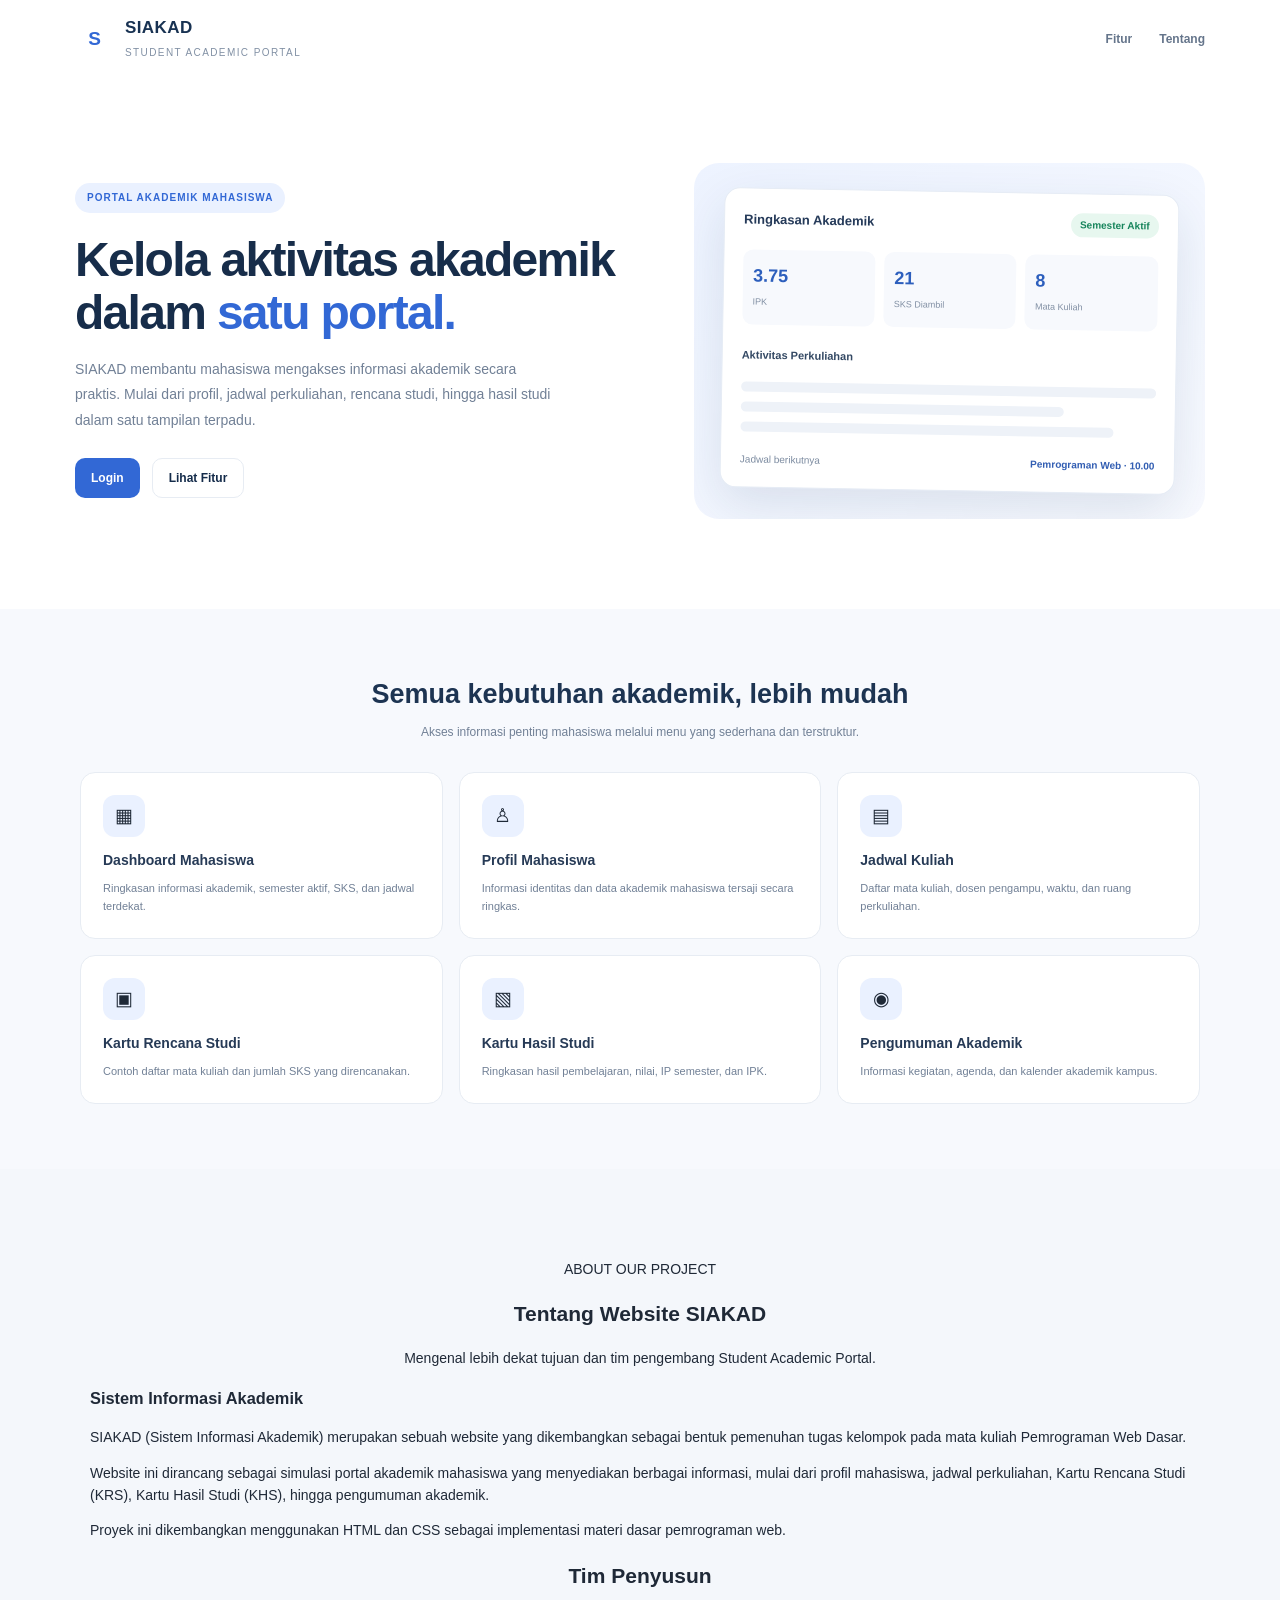
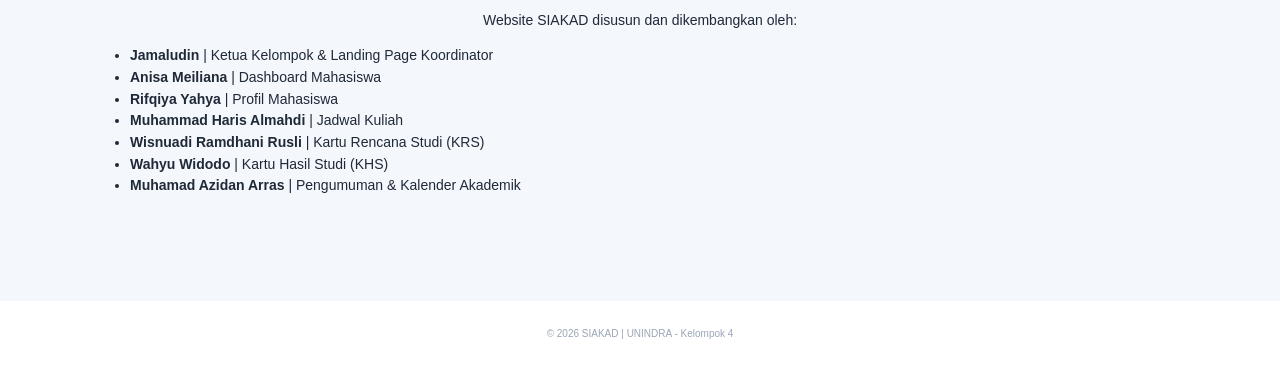
<file: index.html>
<!DOCTYPE html>
<html lang="id"><head><meta charset="UTF-8"><meta name="viewport" content="width=device-width, initial-scale=1.0"><title>SIAKAD | Student Academic Portal</title><link rel="stylesheet" href="css/style.css"></head>
<body class="landing">
<nav class="landing-nav"><a class="brand" href="index.html" style="border:0;padding:0"><span class="brand-mark">S</span><span><span class="brand-name" style="color:#183252">SIAKAD</span><br><span class="brand-sub" style="color:#8291a5">Student Academic Portal</span></span></a>
<div class="landing-links"><a href="#fitur">Fitur</a><a href="#team">Tentang</a></div></nav>
<section class="landing-hero" id="tentang"><div><span class="hero-kicker">Portal Akademik Mahasiswa</span><h1 class="hero-title">Kelola aktivitas akademik dalam <span>satu portal.</span></h1><p class="hero-copy">SIAKAD membantu mahasiswa mengakses informasi akademik secara praktis. Mulai dari profil, jadwal perkuliahan, rencana studi, hingga hasil studi dalam satu tampilan terpadu.</p><div class="hero-actions"><a class="btn-in" href="login.html">Login</a><a class="btn-in btn-outline" href="#fitur">Lihat Fitur</a></div></div>
<div class="hero-panel"><div class="mock-window"><div class="mock-top"><div class="mock-title">Ringkasan Akademik</div><span class="badge green">Semester Aktif</span></div><div class="mock-stat-row"><div class="mock-stat"><b>3.75</b><small>IPK</small></div><div class="mock-stat"><b>21</b><small>SKS Diambil</small></div><div class="mock-stat"><b>8</b><small>Mata Kuliah</small></div></div><div style="font-size:11px;font-weight:750;color:#344964;margin-top:22px">Aktivitas Perkuliahan</div><div class="mock-lines"><div class="mock-line"></div><div class="mock-line"></div><div class="mock-line"></div></div><div style="display:flex;justify-content:space-between;margin-top:20px;font-size:10px;color:#7c8ba0"><span>Jadwal berikutnya</span><b style="color:#315db2">Pemrograman Web · 10.00</b></div></div></div></section>
<section class="features" id="fitur"><div class="section-inner"><h2 class="section-title">Semua kebutuhan akademik, lebih mudah</h2><p class="section-copy">Akses informasi penting mahasiswa melalui menu yang sederhana dan terstruktur.</p><div class="feature-grid">
<div class="feature"><div class="feature-icon">▦</div><h3>Dashboard Mahasiswa</h3><p>Ringkasan informasi akademik, semester aktif, SKS, dan jadwal terdekat.</p></div>
<div class="feature"><div class="feature-icon">♙</div><h3>Profil Mahasiswa</h3><p>Informasi identitas dan data akademik mahasiswa tersaji secara ringkas.</p></div>
<div class="feature"><div class="feature-icon">▤</div><h3>Jadwal Kuliah</h3><p>Daftar mata kuliah, dosen pengampu, waktu, dan ruang perkuliahan.</p></div>
<div class="feature"><div class="feature-icon">▣</div><h3>Kartu Rencana Studi</h3><p>Contoh daftar mata kuliah dan jumlah SKS yang direncanakan.</p></div>
<div class="feature"><div class="feature-icon">▧</div><h3>Kartu Hasil Studi</h3><p>Ringkasan hasil pembelajaran, nilai, IP semester, dan IPK.</p></div>
<div class="feature"><div class="feature-icon">◉</div><h3>Pengumuman Akademik</h3><p>Informasi kegiatan, agenda, dan kalender akademik kampus.</p></div>
</div></div></section>
<section class="about-project" id="team">
    <div class="about-project-inner">

        <div class="about-project-heading">
            <span class="about-label">ABOUT OUR PROJECT</span>
            <h2>Tentang Website SIAKAD</h2>
            <p>
                Mengenal lebih dekat tujuan dan tim pengembang
                Student Academic Portal.
            </p>
        </div>

        <div class="about-project-content">
            <div class="about-project-description">
                <div class="about-icon"></div>
                <h3>Sistem Informasi Akademik</h3>

                <p>
                    SIAKAD (Sistem Informasi Akademik) merupakan
                    sebuah website yang dikembangkan sebagai bentuk
                    pemenuhan tugas kelompok pada mata kuliah
                    Pemrograman Web Dasar.
                </p>

                <p>
                    Website ini dirancang sebagai simulasi portal
                    akademik mahasiswa yang menyediakan berbagai
                    informasi, mulai dari profil mahasiswa, jadwal
                    perkuliahan, Kartu Rencana Studi (KRS), Kartu
                    Hasil Studi (KHS), hingga pengumuman akademik.
                </p>

                <p>
                    Proyek ini dikembangkan menggunakan HTML dan CSS
                    sebagai implementasi materi dasar pemrograman web.
                </p>

            </div>
        </div>

        <div class="team-heading">
            <h2>Tim Penyusun</h2>
            <p>
                Website SIAKAD disusun dan dikembangkan oleh:
            </p>
        </div>

       <div class="team-list">
    <ul>
        <li><strong>Jamaludin</strong> | Ketua Kelompok & Landing Page Koordinator</li>
        <li><strong>Anisa Meiliana</strong> | Dashboard Mahasiswa</li>
        <li><strong>Rifqiya Yahya</strong> | Profil Mahasiswa</li>
        <li><strong>Muhammad Haris Almahdi</strong> | Jadwal Kuliah</li>
        <li><strong>Wisnuadi Ramdhani Rusli</strong> | Kartu Rencana Studi (KRS)</li>
        <li><strong>Wahyu Widodo</strong> | Kartu Hasil Studi (KHS)</li>
        <li><strong>Muhamad Azidan Arras</strong> | Pengumuman & Kalender Akademik</li>
    </ul>
</div>

    </div>
</section>
<div class="footer">© 2026 SIAKAD | UNINDRA - Kelompok 4</div>
</body></html>
</file>
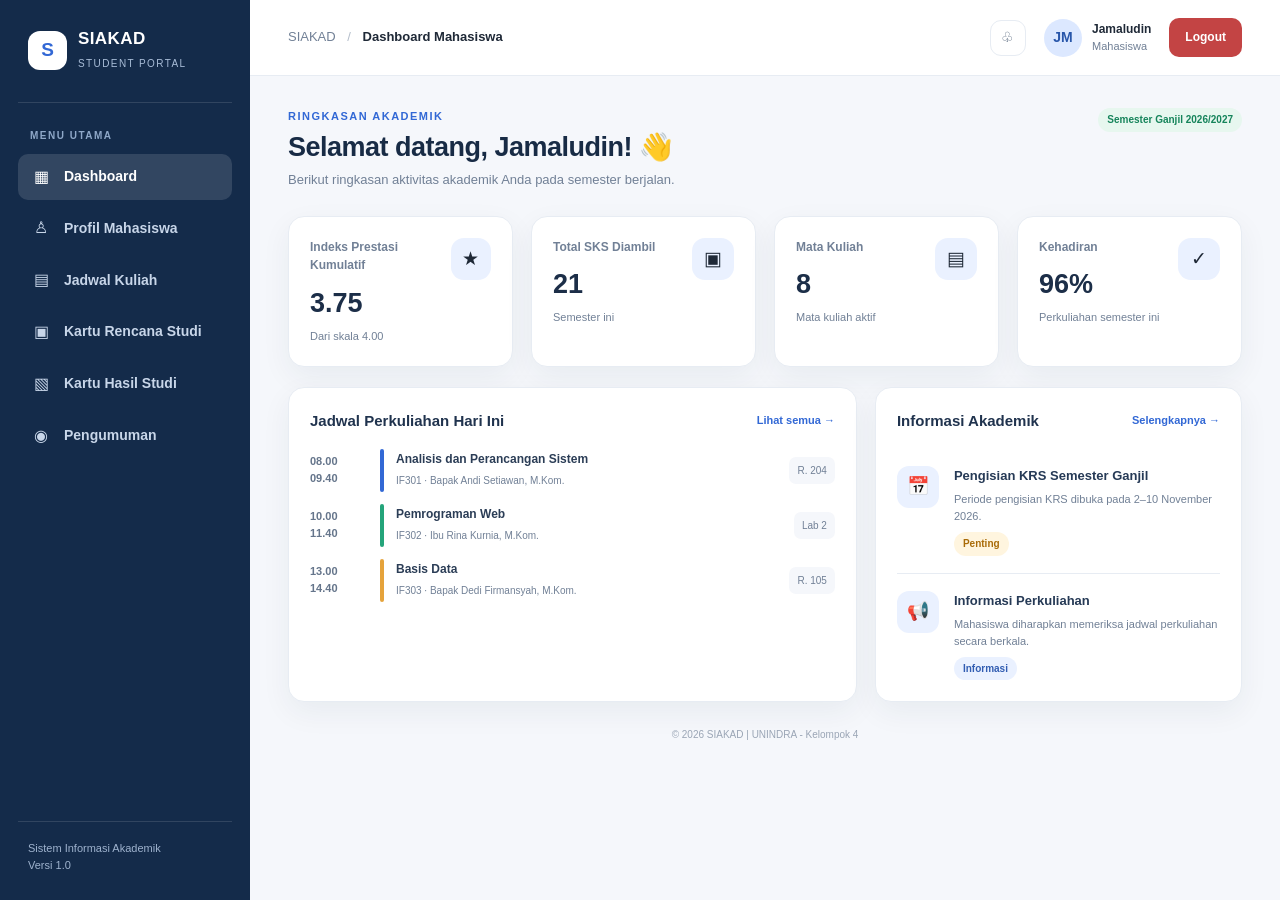
<file: dashboard.html>
<!DOCTYPE html>
<html lang="id"><head><meta charset="UTF-8"><meta name="viewport" content="width=device-width, initial-scale=1.0"><title>Dashboard Mahasiswa | SIAKAD</title><link rel="stylesheet" href="css/style.css"></head>
<body><div class="app">
<aside class="sidebar">
  <a class="brand" href="dashboard.html"><span class="brand-mark">S</span><span><span class="brand-name">SIAKAD</span><br><span class="brand-sub">Student Portal</span></span></a>
  <div class="nav-label">Menu utama</div>
  <nav class="nav"><a class="active" href="dashboard.html"><span class="nav-icon">▦</span><span>Dashboard</span></a>
<a class="" href="profil.html"><span class="nav-icon">♙</span><span>Profil Mahasiswa</span></a>
<a class="" href="jadwal.html"><span class="nav-icon">▤</span><span>Jadwal Kuliah</span></a>
<a class="" href="krs.html"><span class="nav-icon">▣</span><span>Kartu Rencana Studi</span></a>
<a class="" href="khs.html"><span class="nav-icon">▧</span><span>Kartu Hasil Studi</span></a>
<a class="" href="pengumuman.html"><span class="nav-icon">◉</span><span>Pengumuman</span></a></nav>
  <div class="sidebar-bottom">Sistem Informasi Akademik<br>Versi 1.0</div>
</aside><main class="main">
<header class="topbar">
  <div class="breadcrumb">SIAKAD <span style="padding:0 8px;color:#b3bdca">/</span> <strong>Dashboard Mahasiswa</strong></div>
  <div class="top-actions"><span class="top-icon">♧</span><div class="user"><div class="avatar">JM</div><div><div class="user-name">Jamaludin</div><div class="user-role">Mahasiswa</div></div></div><a href="login.html" class="btn-out"> Logout</a></div>
</header><section class="content">
<div class="page-heading"><div><div class="eyebrow">Ringkasan akademik</div><h1>Selamat datang, Jamaludin! 👋</h1><p class="page-desc">Berikut ringkasan aktivitas akademik Anda pada semester berjalan.</p></div><span class="badge green">Semester Ganjil 2026/2027</span></div>
<div class="grid stats">
<div class="card stat"><div><div class="stat-label">Indeks Prestasi Kumulatif</div><div class="stat-value">3.75</div><div class="stat-note">Dari skala 4.00</div></div><div class="stat-icon">★</div></div>
<div class="card stat"><div><div class="stat-label">Total SKS Diambil</div><div class="stat-value">21</div><div class="stat-note">Semester ini</div></div><div class="stat-icon">▣</div></div>
<div class="card stat"><div><div class="stat-label">Mata Kuliah</div><div class="stat-value">8</div><div class="stat-note">Mata kuliah aktif</div></div><div class="stat-icon">▤</div></div>
<div class="card stat"><div><div class="stat-label">Kehadiran</div><div class="stat-value">96%</div><div class="stat-note">Perkuliahan semester ini</div></div><div class="stat-icon">✓</div></div>
</div>
<div class="grid two-col">
<div class="card"><div class="card-head"><h2 class="card-title">Jadwal Perkuliahan Hari Ini</h2><a class="card-link" href="jadwal.html">Lihat semua →</a></div><div class="schedule-list">
<div class="schedule-item"><div class="schedule-time">08.00<br>09.40</div><div class="schedule-bar"></div><div class="schedule-info"><strong>Analisis dan Perancangan Sistem</strong><span>IF301 · Bapak Andi Setiawan, M.Kom.</span></div><span class="schedule-room">R. 204</span></div>
<div class="schedule-item"><div class="schedule-time">10.00<br>11.40</div><div class="schedule-bar" style="background:#24a47a"></div><div class="schedule-info"><strong>Pemrograman Web</strong><span>IF302 · Ibu Rina Kurnia, M.Kom.</span></div><span class="schedule-room">Lab 2</span></div>
<div class="schedule-item"><div class="schedule-time">13.00<br>14.40</div><div class="schedule-bar" style="background:#e5a33b"></div><div class="schedule-info"><strong>Basis Data</strong><span>IF303 · Bapak Dedi Firmansyah, M.Kom.</span></div><span class="schedule-room">R. 105</span></div>
</div></div>
<div class="card"><div class="card-head"><h2 class="card-title">Informasi Akademik</h2><a class="card-link" href="pengumuman.html">Selengkapnya →</a></div>
<div class="announcement"><div class="announcement-icon">📅</div><div><h3>Pengisian KRS Semester Ganjil</h3><p>Periode pengisian KRS dibuka pada 2–10 November 2026.</p><span class="badge amber">Penting</span></div></div>
<div class="announcement"><div class="announcement-icon">📢</div><div><h3>Informasi Perkuliahan</h3><p>Mahasiswa diharapkan memeriksa jadwal perkuliahan secara berkala.</p><span class="badge blue">Informasi</span></div></div>
</div></div>
<div class="footer">© 2026 SIAKAD | UNINDRA - Kelompok 4</div></section></main></div></body></html>
</file>
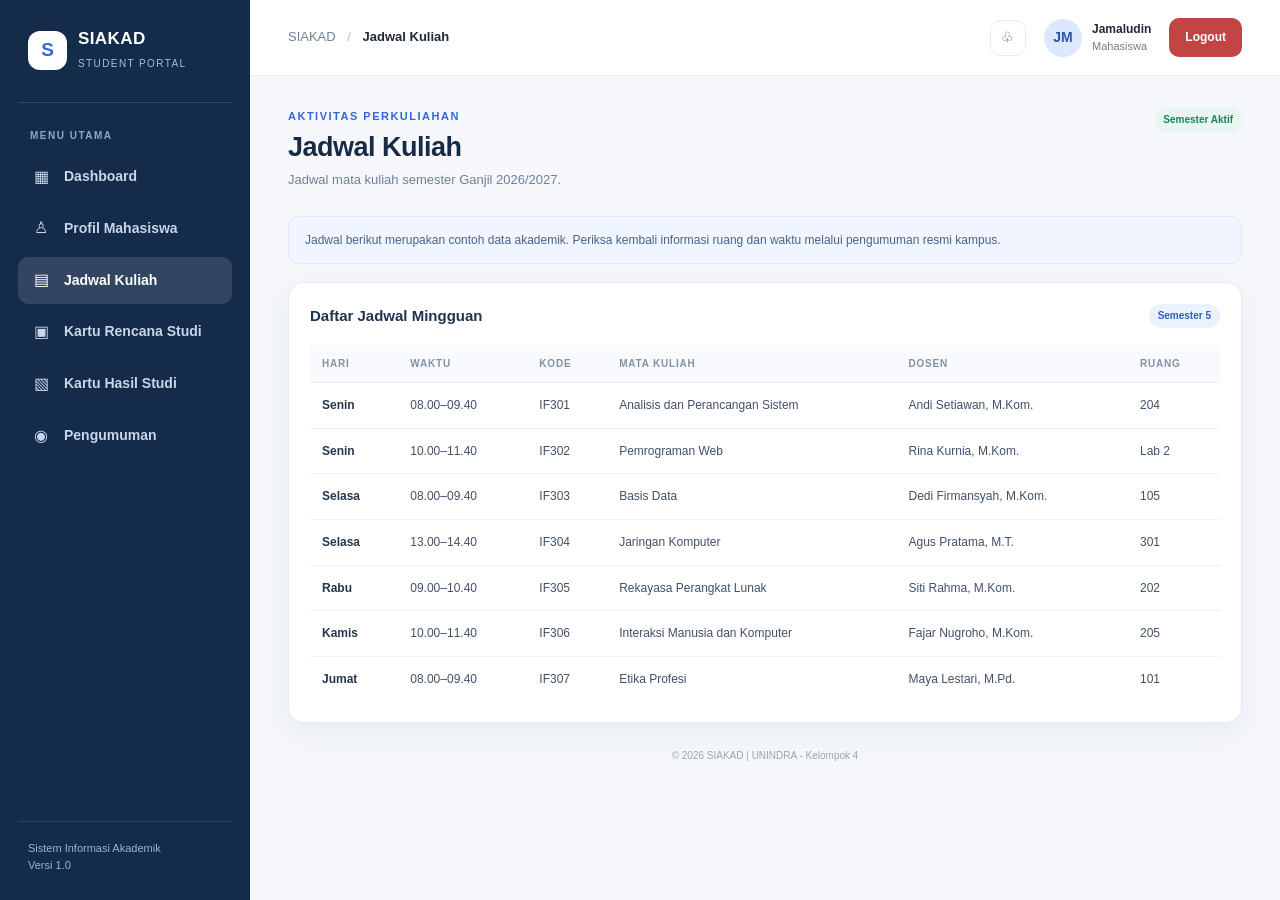
<file: jadwal.html>
<!DOCTYPE html>
<html lang="id"><head><meta charset="UTF-8"><meta name="viewport" content="width=device-width, initial-scale=1.0"><title>Jadwal Kuliah | SIAKAD</title><link rel="stylesheet" href="css/style.css"></head>
<body><div class="app">
<aside class="sidebar">
  <a class="brand" href="dashboard.html"><span class="brand-mark">S</span><span><span class="brand-name">SIAKAD</span><br><span class="brand-sub">Student Portal</span></span></a>
  <div class="nav-label">Menu utama</div>
  <nav class="nav"><a class="" href="dashboard.html"><span class="nav-icon">▦</span><span>Dashboard</span></a>
<a class="" href="profil.html"><span class="nav-icon">♙</span><span>Profil Mahasiswa</span></a>
<a class="active" href="jadwal.html"><span class="nav-icon">▤</span><span>Jadwal Kuliah</span></a>
<a class="" href="krs.html"><span class="nav-icon">▣</span><span>Kartu Rencana Studi</span></a>
<a class="" href="khs.html"><span class="nav-icon">▧</span><span>Kartu Hasil Studi</span></a>
<a class="" href="pengumuman.html"><span class="nav-icon">◉</span><span>Pengumuman</span></a></nav>
  <div class="sidebar-bottom">Sistem Informasi Akademik<br>Versi 1.0</div>
</aside><main class="main">
<header class="topbar">
  <div class="breadcrumb">SIAKAD <span style="padding:0 8px;color:#b3bdca">/</span> <strong>Jadwal Kuliah</strong></div>
  <div class="top-actions"><span class="top-icon">♧</span><div class="user"><div class="avatar">JM</div><div><div class="user-name">Jamaludin</div><div class="user-role">Mahasiswa</div></div></div><a href="login.html" class="btn-out"> Logout</a></div>
</header><section class="content">
<div class="page-heading"><div><div class="eyebrow">Aktivitas perkuliahan</div><h1>Jadwal Kuliah</h1><p class="page-desc">Jadwal mata kuliah semester Ganjil 2026/2027.</p></div><span class="badge green">Semester Aktif</span></div>
<div class="notice">Jadwal berikut merupakan contoh data akademik. Periksa kembali informasi ruang dan waktu melalui pengumuman resmi kampus.</div>
<div class="card"><div class="card-head"><h2 class="card-title">Daftar Jadwal Mingguan</h2><span class="badge blue">Semester 5</span></div><div class="table-wrap"><table><thead><tr><th>Hari</th><th>Waktu</th><th>Kode</th><th>Mata Kuliah</th><th>Dosen</th><th>Ruang</th></tr></thead><tbody>
<tr><td><strong>Senin</strong></td><td>08.00–09.40</td><td>IF301</td><td>Analisis dan Perancangan Sistem</td><td>Andi Setiawan, M.Kom.</td><td>204</td></tr>
<tr><td><strong>Senin</strong></td><td>10.00–11.40</td><td>IF302</td><td>Pemrograman Web</td><td>Rina Kurnia, M.Kom.</td><td>Lab 2</td></tr>
<tr><td><strong>Selasa</strong></td><td>08.00–09.40</td><td>IF303</td><td>Basis Data</td><td>Dedi Firmansyah, M.Kom.</td><td>105</td></tr>
<tr><td><strong>Selasa</strong></td><td>13.00–14.40</td><td>IF304</td><td>Jaringan Komputer</td><td>Agus Pratama, M.T.</td><td>301</td></tr>
<tr><td><strong>Rabu</strong></td><td>09.00–10.40</td><td>IF305</td><td>Rekayasa Perangkat Lunak</td><td>Siti Rahma, M.Kom.</td><td>202</td></tr>
<tr><td><strong>Kamis</strong></td><td>10.00–11.40</td><td>IF306</td><td>Interaksi Manusia dan Komputer</td><td>Fajar Nugroho, M.Kom.</td><td>205</td></tr>
<tr><td><strong>Jumat</strong></td><td>08.00–09.40</td><td>IF307</td><td>Etika Profesi</td><td>Maya Lestari, M.Pd.</td><td>101</td></tr>
</tbody></table></div></div>
<div class="footer">© 2026 SIAKAD | UNINDRA - Kelompok 4</div></section></main></div></body></html>
</file>
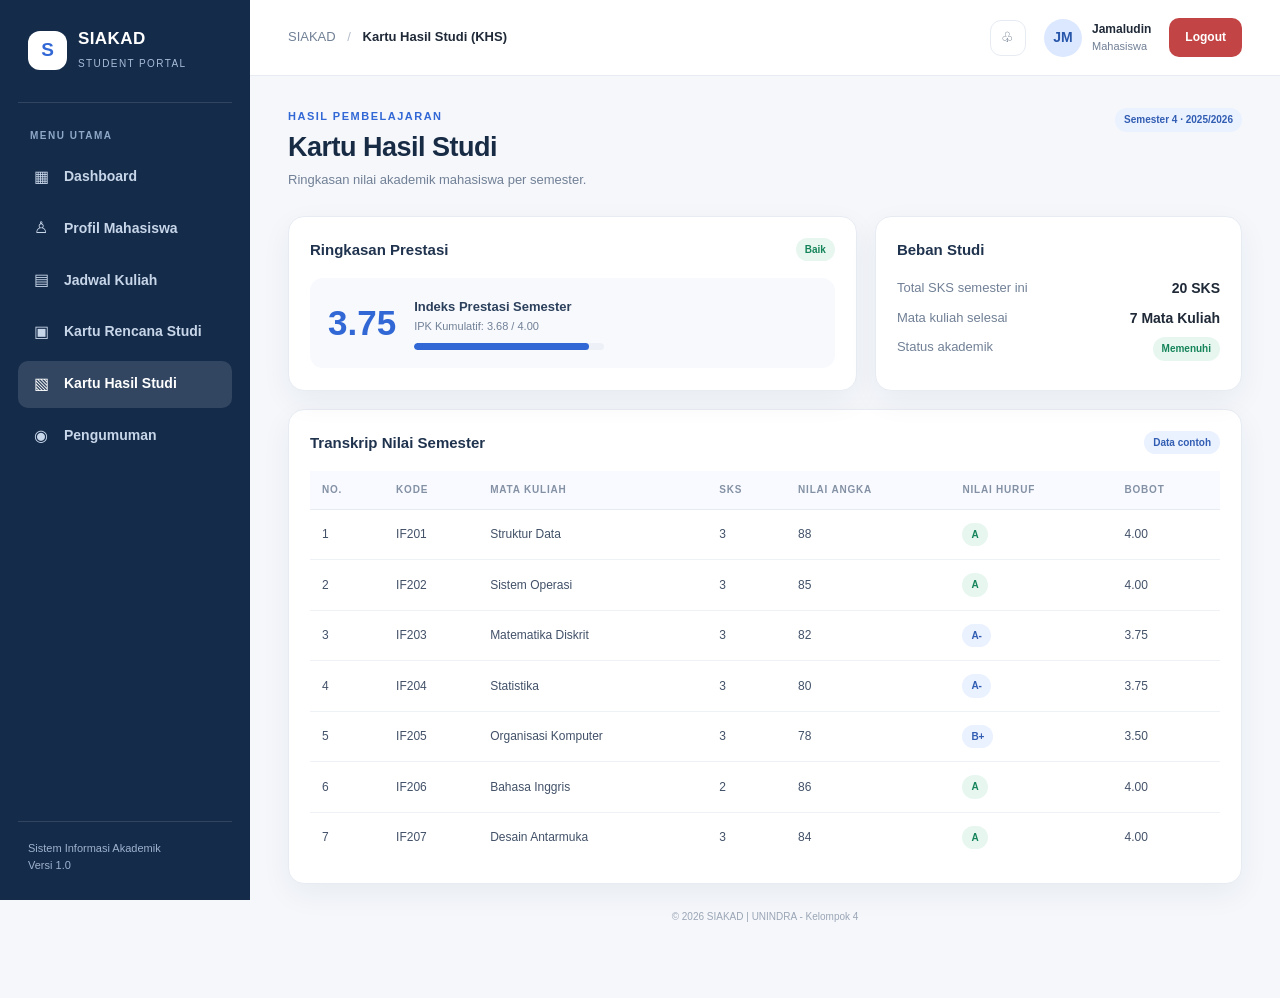
<file: khs.html>
<!DOCTYPE html>
<html lang="id"><head><meta charset="UTF-8"><meta name="viewport" content="width=device-width, initial-scale=1.0"><title>Kartu Hasil Studi (KHS) | SIAKAD</title><link rel="stylesheet" href="css/style.css"></head>
<body><div class="app">
<aside class="sidebar">
  <a class="brand" href="dashboard.html"><span class="brand-mark">S</span><span><span class="brand-name">SIAKAD</span><br><span class="brand-sub">Student Portal</span></span></a>
  <div class="nav-label">Menu utama</div>
  <nav class="nav"><a class="" href="dashboard.html"><span class="nav-icon">▦</span><span>Dashboard</span></a>
<a class="" href="profil.html"><span class="nav-icon">♙</span><span>Profil Mahasiswa</span></a>
<a class="" href="jadwal.html"><span class="nav-icon">▤</span><span>Jadwal Kuliah</span></a>
<a class="" href="krs.html"><span class="nav-icon">▣</span><span>Kartu Rencana Studi</span></a>
<a class="active" href="khs.html"><span class="nav-icon">▧</span><span>Kartu Hasil Studi</span></a>
<a class="" href="pengumuman.html"><span class="nav-icon">◉</span><span>Pengumuman</span></a></nav>
  <div class="sidebar-bottom">Sistem Informasi Akademik<br>Versi 1.0</div>
</aside><main class="main">
<header class="topbar">
  <div class="breadcrumb">SIAKAD <span style="padding:0 8px;color:#b3bdca">/</span> <strong>Kartu Hasil Studi (KHS)</strong></div>
  <div class="top-actions"><span class="top-icon">♧</span><div class="user"><div class="avatar">JM</div><div><div class="user-name">Jamaludin</div><div class="user-role">Mahasiswa</div></div></div><a href="login.html" class="btn-out"> Logout</a></div>
</header><section class="content">
<div class="page-heading"><div><div class="eyebrow">Hasil pembelajaran</div><h1>Kartu Hasil Studi</h1><p class="page-desc">Ringkasan nilai akademik mahasiswa per semester.</p></div><span class="badge blue">Semester 4 · 2025/2026</span></div>
<div class="grid two-col" style="margin-bottom:18px"><div class="card"><div class="card-head"><h2 class="card-title">Ringkasan Prestasi</h2><span class="badge green">Baik</span></div><div class="grade-summary"><div class="gpa">3.75</div><div><strong style="font-size:13px;color:#2c405c">Indeks Prestasi Semester</strong><div class="gpa-label">IPK Kumulatif: 3.68 / 4.00</div><div class="progress" style="width:190px"><span style="width:92%"></span></div></div></div></div>
<div class="card"><div class="card-head"><h2 class="card-title">Beban Studi</h2></div><div style="display:flex;justify-content:space-between;margin:8px 0"><span class="page-desc">Total SKS semester ini</span><strong>20 SKS</strong></div><div style="display:flex;justify-content:space-between;margin:8px 0"><span class="page-desc">Mata kuliah selesai</span><strong>7 Mata Kuliah</strong></div><div style="display:flex;justify-content:space-between;margin:8px 0"><span class="page-desc">Status akademik</span><span class="badge green">Memenuhi</span></div></div></div>
<div class="card"><div class="card-head"><h2 class="card-title">Transkrip Nilai Semester</h2><span class="badge blue">Data contoh</span></div><div class="table-wrap"><table><thead><tr><th>No.</th><th>Kode</th><th>Mata Kuliah</th><th>SKS</th><th>Nilai Angka</th><th>Nilai Huruf</th><th>Bobot</th></tr></thead><tbody>
<tr><td>1</td><td>IF201</td><td>Struktur Data</td><td>3</td><td>88</td><td><span class="badge green">A</span></td><td>4.00</td></tr>
<tr><td>2</td><td>IF202</td><td>Sistem Operasi</td><td>3</td><td>85</td><td><span class="badge green">A</span></td><td>4.00</td></tr>
<tr><td>3</td><td>IF203</td><td>Matematika Diskrit</td><td>3</td><td>82</td><td><span class="badge blue">A-</span></td><td>3.75</td></tr>
<tr><td>4</td><td>IF204</td><td>Statistika</td><td>3</td><td>80</td><td><span class="badge blue">A-</span></td><td>3.75</td></tr>
<tr><td>5</td><td>IF205</td><td>Organisasi Komputer</td><td>3</td><td>78</td><td><span class="badge blue">B+</span></td><td>3.50</td></tr>
<tr><td>6</td><td>IF206</td><td>Bahasa Inggris</td><td>2</td><td>86</td><td><span class="badge green">A</span></td><td>4.00</td></tr>
<tr><td>7</td><td>IF207</td><td>Desain Antarmuka</td><td>3</td><td>84</td><td><span class="badge green">A</span></td><td>4.00</td></tr>
</tbody></table></div></div>
<div class="footer">© 2026 SIAKAD | UNINDRA - Kelompok 4</div></section></main></div></body></html>
</file>
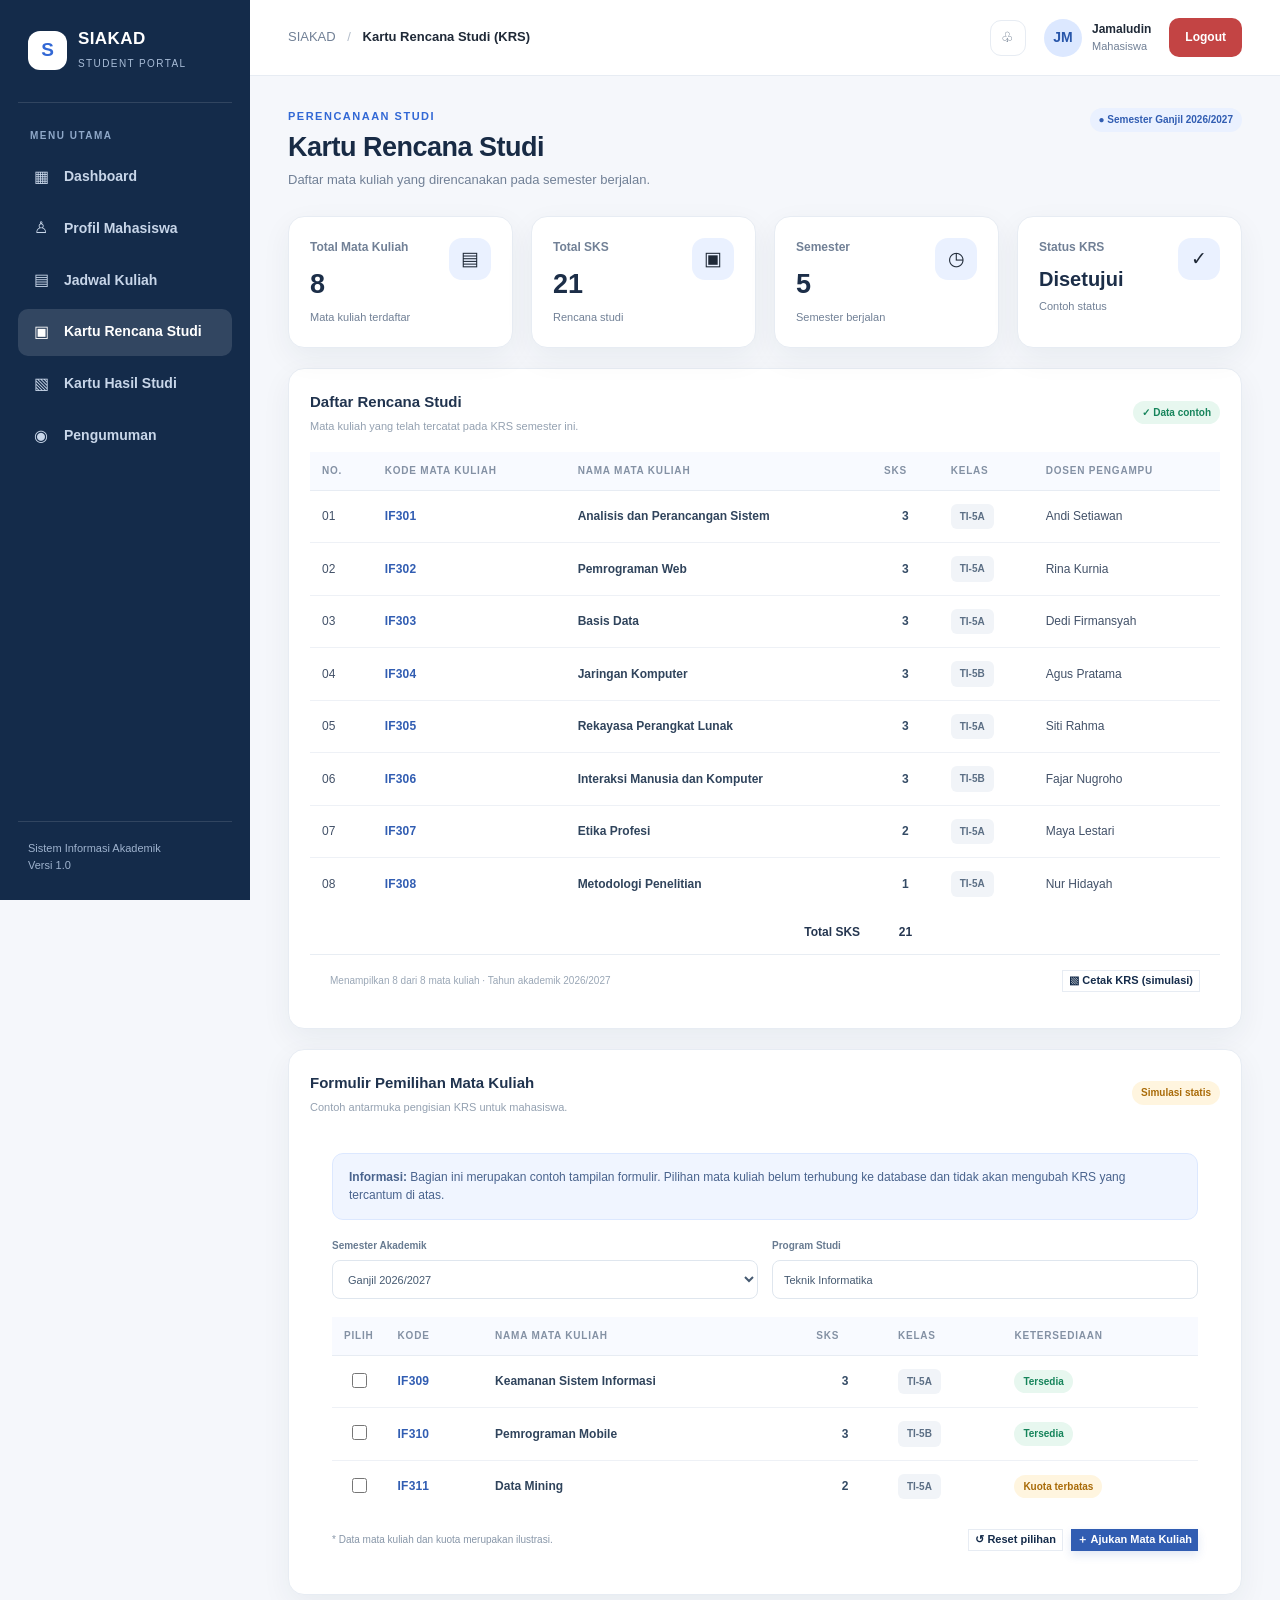
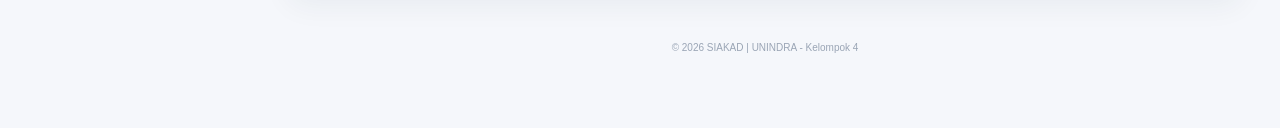
<file: krs.html>
<!DOCTYPE html>
<html lang="id"><head><meta charset="UTF-8"><meta name="viewport" content="width=device-width, initial-scale=1.0"><meta name="theme-color" content="#17365b"><title>Kartu Rencana Studi (KRS) | SIAKAD</title><link rel="stylesheet" href="css/style.css">
<style>
/* Gaya tambahan khusus halaman KRS (hanya class baru; tema tetap dari css/style.css) */
.section-card{margin-bottom:20px;overflow:hidden}
.card-subtitle{margin:5px 0 0;color:#94a1b1;font-size:11px}
td.code{font-weight:800;color:#315db2;letter-spacing:.2px}
td.course{font-weight:700;color:#30445c}
.class-pill{display:inline-block;padding:5px 9px;border-radius:6px;background:#f1f4f8;color:#5c6f85;font-size:10px;font-weight:750}
.sks{text-align:center;font-weight:750;color:#344b65}
.table-footer{display:flex;justify-content:space-between;align-items:center;gap:14px;padding:15px 20px;border-top:1px solid #e8edf3}
.muted{font-size:10px;color:#9aa7b6}
button.btn{font:inherit;font-size:11px;font-weight:750;cursor:pointer}
.btn-primary{background:#315db2;color:#fff;border:0;box-shadow:0 4px 10px #315db226}
.btn-primary:hover{background:#254d9b}
.form-content{padding:20px 22px 22px}
.form-grid{display:grid;grid-template-columns:1fr 1fr;gap:14px;margin-bottom:18px}
.field label{display:block;color:#687b91;font-size:10px;font-weight:800;margin-bottom:7px}
.field select,.field input{width:100%;height:39px;border:1px solid #dfe6ee;border-radius:8px;padding:0 11px;background:#fff;color:#465a71;font:inherit;font-size:11px;outline:none}
.field select:focus,.field input:focus{border-color:#8aa7e4;box-shadow:0 0 0 3px #315db214}
.selection-table{min-width:700px}
.selection-table th:first-child,.selection-table td:first-child{width:48px;text-align:center}
input[type=checkbox]{width:15px;height:15px;accent-color:#315db2;cursor:pointer}
.capacity{font-size:10px;color:#8796a8}
.form-actions{display:flex;justify-content:space-between;align-items:center;gap:12px;margin-top:17px}
.form-actions .right{display:flex;gap:8px}
@media(max-width:720px){.form-content{padding:16px}.form-grid{grid-template-columns:1fr}.table-footer,.form-actions{align-items:flex-start;flex-direction:column}.form-actions .right{width:100%}.form-actions .btn{flex:1}}
@media print{.sidebar,.topbar,.form-card,.footer{display:none!important}.section-card{break-inside:avoid}}
</style></head>
<body><div class="app">
<aside class="sidebar">
  <a class="brand" href="dashboard.html"><span class="brand-mark">S</span><span><span class="brand-name">SIAKAD</span><br><span class="brand-sub">Student Portal</span></span></a>
  <div class="nav-label">Menu utama</div>
  <nav class="nav" aria-label="Navigasi utama"><a class="" href="dashboard.html"><span class="nav-icon">▦</span><span>Dashboard</span></a>
<a class="" href="profil.html"><span class="nav-icon">♙</span><span>Profil Mahasiswa</span></a>
<a class="" href="jadwal.html"><span class="nav-icon">▤</span><span>Jadwal Kuliah</span></a>
<a class="active" href="krs.html" aria-current="page"><span class="nav-icon">▣</span><span>Kartu Rencana Studi</span></a>
<a class="" href="khs.html"><span class="nav-icon">▧</span><span>Kartu Hasil Studi</span></a>
<a class="" href="pengumuman.html"><span class="nav-icon">◉</span><span>Pengumuman</span></a></nav>
  <div class="sidebar-bottom">Sistem Informasi Akademik<br>Versi 1.0</div>
</aside><main class="main">
<header class="topbar">
  <div class="breadcrumb">SIAKAD <span style="padding:0 8px;color:#b3bdca">/</span> <strong>Kartu Rencana Studi (KRS)</strong></div>
  <div class="top-actions"><span class="top-icon">♧</span><div class="user"><div class="avatar">JM</div><div><div class="user-name">Jamaludin</div><div class="user-role">Mahasiswa</div></div></div><a href="login.html" class="btn-out"> Logout</a></div>
</header><section class="content">
<div class="page-heading"><div><div class="eyebrow">Perencanaan studi</div><h1>Kartu Rencana Studi</h1><p class="page-desc">Daftar mata kuliah yang direncanakan pada semester berjalan.</p></div><span class="badge blue">● Semester Ganjil 2026/2027</span></div>
<div class="grid stats">
<article class="card stat"><div><div class="stat-label">Total Mata Kuliah</div><div class="stat-value">8</div><div class="stat-note">Mata kuliah terdaftar</div></div><div class="stat-icon">▤</div></article>
<article class="card stat"><div><div class="stat-label">Total SKS</div><div class="stat-value">21</div><div class="stat-note">Rencana studi</div></div><div class="stat-icon">▣</div></article>
<article class="card stat"><div><div class="stat-label">Semester</div><div class="stat-value">5</div><div class="stat-note">Semester berjalan</div></div><div class="stat-icon">◷</div></article>
<article class="card stat"><div><div class="stat-label">Status KRS</div><div class="stat-value" style="font-size:20px">Disetujui</div><div class="stat-note">Contoh status</div></div><div class="stat-icon">✓</div></article>
</div>
<section class="card section-card"><div class="card-head"><div><h2 class="card-title">Daftar Rencana Studi</h2><p class="card-subtitle">Mata kuliah yang telah tercatat pada KRS semester ini.</p></div><span class="badge green">✓ Data contoh</span></div><div class="table-wrap"><table><thead><tr><th>No.</th><th>Kode Mata Kuliah</th><th>Nama Mata Kuliah</th><th>SKS</th><th>Kelas</th><th>Dosen Pengampu</th></tr></thead><tbody>
<tr><td>01</td><td class="code">IF301</td><td class="course">Analisis dan Perancangan Sistem</td><td class="sks">3</td><td><span class="class-pill">TI-5A</span></td><td>Andi Setiawan</td></tr>
<tr><td>02</td><td class="code">IF302</td><td class="course">Pemrograman Web</td><td class="sks">3</td><td><span class="class-pill">TI-5A</span></td><td>Rina Kurnia</td></tr>
<tr><td>03</td><td class="code">IF303</td><td class="course">Basis Data</td><td class="sks">3</td><td><span class="class-pill">TI-5A</span></td><td>Dedi Firmansyah</td></tr>
<tr><td>04</td><td class="code">IF304</td><td class="course">Jaringan Komputer</td><td class="sks">3</td><td><span class="class-pill">TI-5B</span></td><td>Agus Pratama</td></tr>
<tr><td>05</td><td class="code">IF305</td><td class="course">Rekayasa Perangkat Lunak</td><td class="sks">3</td><td><span class="class-pill">TI-5A</span></td><td>Siti Rahma</td></tr>
<tr><td>06</td><td class="code">IF306</td><td class="course">Interaksi Manusia dan Komputer</td><td class="sks">3</td><td><span class="class-pill">TI-5B</span></td><td>Fajar Nugroho</td></tr>
<tr><td>07</td><td class="code">IF307</td><td class="course">Etika Profesi</td><td class="sks">2</td><td><span class="class-pill">TI-5A</span></td><td>Maya Lestari</td></tr>
<tr><td>08</td><td class="code">IF308</td><td class="course">Metodologi Penelitian</td><td class="sks">1</td><td><span class="class-pill">TI-5A</span></td><td>Nur Hidayah</td></tr>
</tbody><tfoot><tr><td colspan="3" style="text-align:right"><strong>Total SKS</strong></td><td class="sks"><strong>21</strong></td><td colspan="2"></td></tr></tfoot></table></div>
<div class="table-footer"><span class="muted">Menampilkan 8 dari 8 mata kuliah · Tahun akademik 2026/2027</span><button class="btn btn-outline" type="button">▧ Cetak KRS (simulasi)</button></div></section>
<section class="card section-card form-card"><div class="card-head"><div><h2 class="card-title">Formulir Pemilihan Mata Kuliah</h2><p class="card-subtitle">Contoh antarmuka pengisian KRS untuk mahasiswa.</p></div><span class="badge amber">Simulasi statis</span></div>
<form class="form-content">
<div class="notice"><strong>Informasi:</strong> Bagian ini merupakan contoh tampilan formulir. Pilihan mata kuliah belum terhubung ke database dan tidak akan mengubah KRS yang tercantum di atas.</div>
<div class="form-grid"><div class="field"><label for="semester">Semester Akademik</label><select id="semester"><option>Ganjil 2026/2027</option><option>Genap 2026/2027</option></select></div><div class="field"><label for="program">Program Studi</label><input id="program" value="Teknik Informatika" readonly></div></div>
<div class="table-wrap"><table class="selection-table"><thead><tr><th>Pilih</th><th>Kode</th><th>Nama Mata Kuliah</th><th>SKS</th><th>Kelas</th><th>Ketersediaan</th></tr></thead><tbody>
<tr><td><input type="checkbox" aria-label="Pilih IF309"></td><td class="code">IF309</td><td class="course">Keamanan Sistem Informasi</td><td class="sks">3</td><td><span class="class-pill">TI-5A</span></td><td><span class="badge green">Tersedia</span></td></tr>
<tr><td><input type="checkbox" aria-label="Pilih IF310"></td><td class="code">IF310</td><td class="course">Pemrograman Mobile</td><td class="sks">3</td><td><span class="class-pill">TI-5B</span></td><td><span class="badge green">Tersedia</span></td></tr>
<tr><td><input type="checkbox" aria-label="Pilih IF311"></td><td class="code">IF311</td><td class="course">Data Mining</td><td class="sks">2</td><td><span class="class-pill">TI-5A</span></td><td><span class="badge amber">Kuota terbatas</span></td></tr>
</tbody></table></div>
<div class="form-actions"><span class="capacity">* Data mata kuliah dan kuota merupakan ilustrasi.</span><div class="right"><button class="btn btn-outline" type="reset">↺ Reset pilihan</button><button class="btn btn-primary" type="button">＋ Ajukan Mata Kuliah</button></div></div>
</form></section>
<div class="footer">© 2026 SIAKAD | UNINDRA - Kelompok 4</div></section></main></div></body></html>
</file>
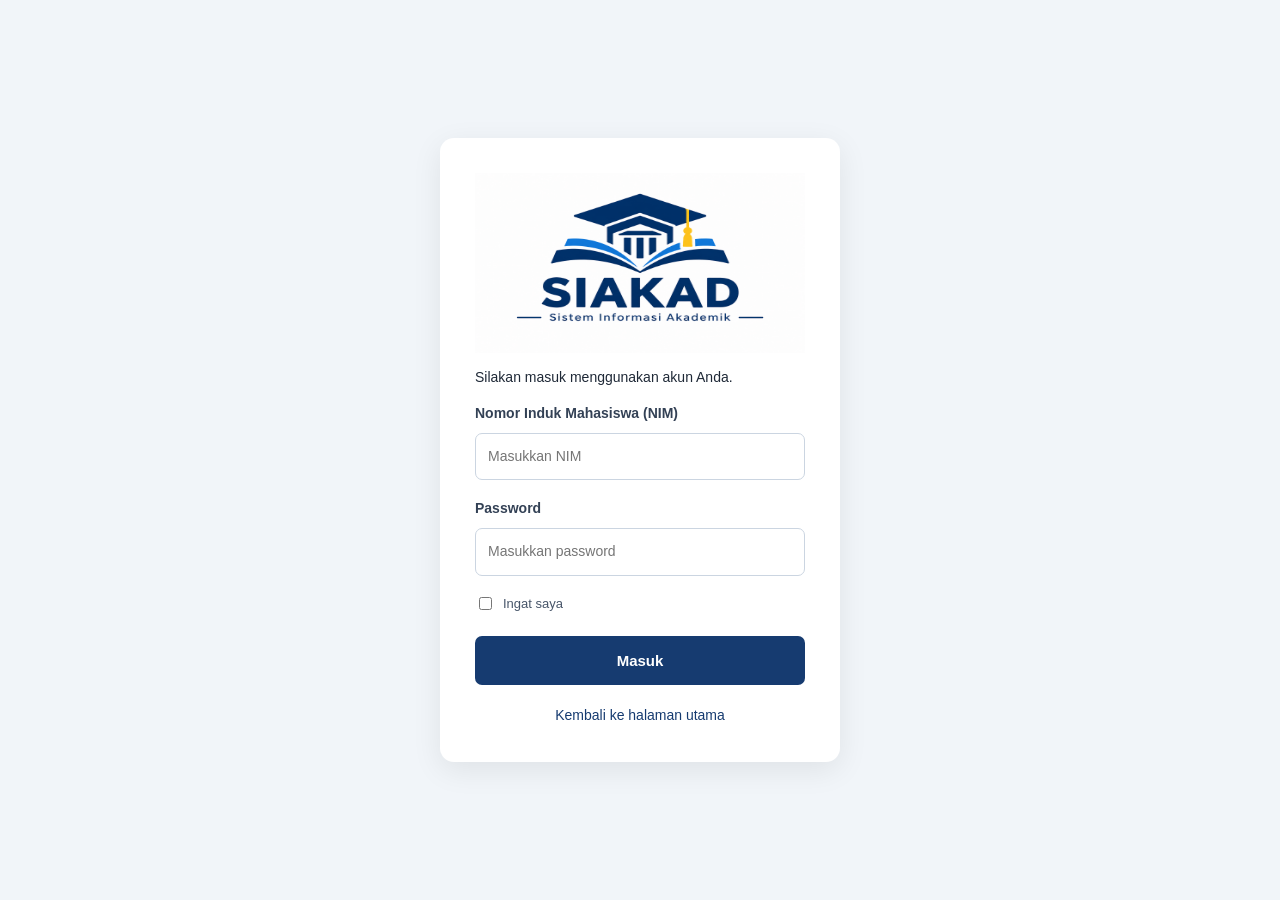
<file: login.html>
<!DOCTYPE html>
<html lang="id">
<head>
    <meta charset="UTF-8">
    <meta name="viewport" content="width=device-width, initial-scale=1.0">
    <title>Login - SIAKAD</title>
    <link rel="stylesheet" href="css/style.css">
    <style>
        body {
            margin: 0;
            min-height: 100vh;
            display: flex;
            align-items: center;
            justify-content: center;
            background: #f1f5f9;
            font-family: Arial, sans-serif;
        }

        .login-container {
            width: 90%;
            max-width: 400px;
            padding: 35px;
            background: white;
            border-radius: 14px;
            box-shadow: 0 8px 30px rgba(0,0,0,.08);
        }

        .login-header {
            text-align: center;
            margin-bottom: 28px;
        }

        .login-header h1 {
            color: #163b70;
            margin-bottom: 8px;
        }

        .login-header p {
            color: #64748b;
            font-size: 14px;
        }

        .form-group {
            margin-bottom: 18px;
        }

        .form-group label {
            display: block;
            margin-bottom: 8px;
            color: #334155;
            font-weight: bold;
            font-size: 14px;
        }

        .form-group input {
            width: 100%;
            box-sizing: border-box;
            padding: 12px;
            border: 1px solid #cbd5e1;
            border-radius: 7px;
            font-size: 14px;
        }

        .remember {
            display: flex;
            align-items: center;
            gap: 8px;
            margin-bottom: 22px;
            color: #475569;
            font-size: 13px;
        }

        .login-button {
            display: block;
            width: 100%;
            padding: 13px;
            border: none;
            border-radius: 7px;
            background: #163b70;
            color: white;
            font-size: 15px;
            font-weight: bold;
            cursor: pointer;
            text-align: center;
            text-decoration: none;
            box-sizing: border-box;
        }

        .login-button:hover {
            background: #24538f;
        }

        .back-link {
            display: block;
            text-align: center;
            margin-top: 20px;
            color: #163b70;
            text-decoration: none;
            font-size: 14px;
        }
    </style>
</head>
<body>

    <div class="login-container">
        <div class="brand-logo"><img src="siakad-logo.png" alt="Logo SIAKAD" class="brand-logo">  </div>
        <p>Silakan masuk menggunakan akun Anda.</p>

        <form action="dashboard.html">
            <div class="form-group">
                <label for="nim">Nomor Induk Mahasiswa (NIM)</label>
                <input
                    type="text"
                    id="nim"
                    name="nim"
                    placeholder="Masukkan NIM"
                    required
                >
            </div>

            <div class="form-group">
                <label for="password">Password</label>
                <input
                    type="password"
                    id="password"
                    name="password"
                    placeholder="Masukkan password"
                    required
                >
            </div>

            <div class="remember">
                <input type="checkbox" id="remember">
                <label for="remember">Ingat saya</label>
            </div>

            <button type="submit" class="login-button">
                Masuk
            </button>
        </form>

        <a href="index.html" class="back-link">
            Kembali ke halaman utama
        </a>
    </div>

</body>
</html>
</file>
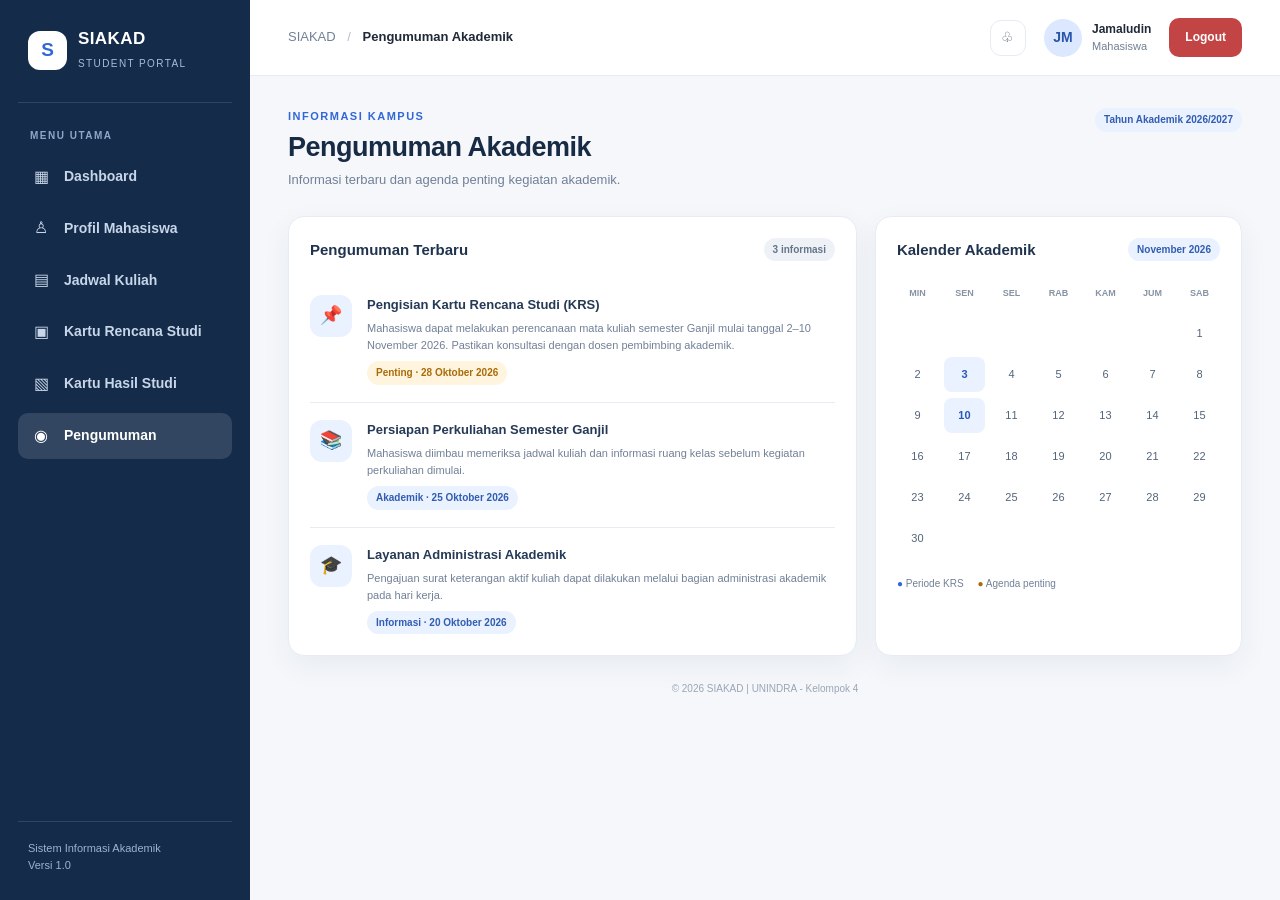
<file: pengumuman.html>
<!DOCTYPE html>
<html lang="id"><head><meta charset="UTF-8"><meta name="viewport" content="width=device-width, initial-scale=1.0"><title>Pengumuman Akademik | SIAKAD</title><link rel="stylesheet" href="css/style.css"></head>
<body><div class="app">
<aside class="sidebar">
  <a class="brand" href="dashboard.html"><span class="brand-mark">S</span><span><span class="brand-name">SIAKAD</span><br><span class="brand-sub">Student Portal</span></span></a>
  <div class="nav-label">Menu utama</div>
  <nav class="nav"><a class="" href="dashboard.html"><span class="nav-icon">▦</span><span>Dashboard</span></a>
<a class="" href="profil.html"><span class="nav-icon">♙</span><span>Profil Mahasiswa</span></a>
<a class="" href="jadwal.html"><span class="nav-icon">▤</span><span>Jadwal Kuliah</span></a>
<a class="" href="krs.html"><span class="nav-icon">▣</span><span>Kartu Rencana Studi</span></a>
<a class="" href="khs.html"><span class="nav-icon">▧</span><span>Kartu Hasil Studi</span></a>
<a class="active" href="pengumuman.html"><span class="nav-icon">◉</span><span>Pengumuman</span></a></nav>
  <div class="sidebar-bottom">Sistem Informasi Akademik<br>Versi 1.0</div>
</aside><main class="main">
<header class="topbar">
  <div class="breadcrumb">SIAKAD <span style="padding:0 8px;color:#b3bdca">/</span> <strong>Pengumuman Akademik</strong></div>
  <div class="top-actions"><span class="top-icon">♧</span><div class="user"><div class="avatar">JM</div><div><div class="user-name">Jamaludin</div><div class="user-role">Mahasiswa</div></div></div><a href="login.html" class="btn-out"> Logout</a></div>
</header><section class="content">
<div class="page-heading"><div><div class="eyebrow">Informasi kampus</div><h1>Pengumuman Akademik</h1><p class="page-desc">Informasi terbaru dan agenda penting kegiatan akademik.</p></div><span class="badge blue">Tahun Akademik 2026/2027</span></div>
<div class="grid two-col">
<div class="card"><div class="card-head"><h2 class="card-title">Pengumuman Terbaru</h2><span class="badge">3 informasi</span></div>
<div class="announcement"><div class="announcement-icon">📌</div><div><h3>Pengisian Kartu Rencana Studi (KRS)</h3><p>Mahasiswa dapat melakukan perencanaan mata kuliah semester Ganjil mulai tanggal 2–10 November 2026. Pastikan konsultasi dengan dosen pembimbing akademik.</p><span class="badge amber">Penting · 28 Oktober 2026</span></div></div>
<div class="announcement"><div class="announcement-icon">📚</div><div><h3>Persiapan Perkuliahan Semester Ganjil</h3><p>Mahasiswa diimbau memeriksa jadwal kuliah dan informasi ruang kelas sebelum kegiatan perkuliahan dimulai.</p><span class="badge blue">Akademik · 25 Oktober 2026</span></div></div>
<div class="announcement"><div class="announcement-icon">🎓</div><div><h3>Layanan Administrasi Akademik</h3><p>Pengajuan surat keterangan aktif kuliah dapat dilakukan melalui bagian administrasi akademik pada hari kerja.</p><span class="badge blue">Informasi · 20 Oktober 2026</span></div></div>
</div>
<div class="card"><div class="card-head"><h2 class="card-title">Kalender Akademik</h2><span class="badge blue">November 2026</span></div><div class="calendar">
<div class="day">Min</div><div class="day">Sen</div><div class="day">Sel</div><div class="day">Rab</div><div class="day">Kam</div><div class="day">Jum</div><div class="day">Sab</div>
<div></div><div></div><div></div><div></div><div></div><div></div><div>1</div>
<div>2</div><div class="event">3</div><div>4</div><div>5</div><div>6</div><div>7</div><div>8</div>
<div>9</div><div class="event">10</div><div>11</div><div>12</div><div>13</div><div>14</div><div>15</div>
<div>16</div><div>17</div><div>18</div><div>19</div><div>20</div><div>21</div><div>22</div>
<div>23</div><div>24</div><div>25</div><div>26</div><div>27</div><div>28</div><div>29</div><div>30</div>
</div><div style="display:flex;gap:14px;margin-top:20px;font-size:10px;color:#718096"><span><b style="color:#3268d5">●</b> Periode KRS</span><span><b style="color:#a96b08">●</b> Agenda penting</span></div></div>
</div>
<div class="footer">© 2026 SIAKAD | UNINDRA - Kelompok 4</div></section></main></div></body></html>
</file>
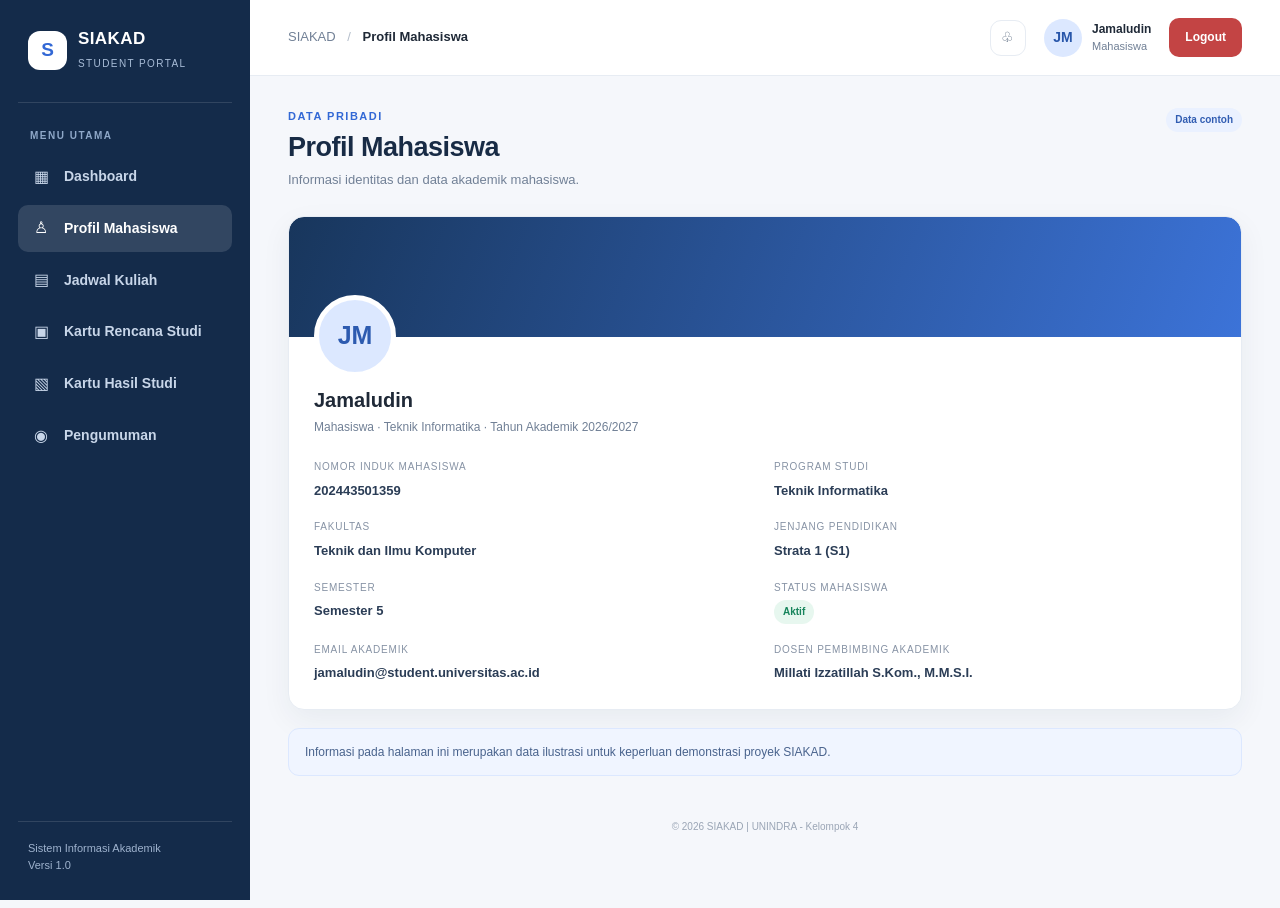
<file: profil.html>
<!DOCTYPE html>
<html lang="id"><head><meta charset="UTF-8"><meta name="viewport" content="width=device-width, initial-scale=1.0"><title>Profil Mahasiswa | SIAKAD</title><link rel="stylesheet" href="css/style.css"></head>
<body><div class="app">
<aside class="sidebar">
  <a class="brand" href="dashboard.html"><span class="brand-mark">S</span><span><span class="brand-name">SIAKAD</span><br><span class="brand-sub">Student Portal</span></span></a>
  <div class="nav-label">Menu utama</div>
  <nav class="nav"><a class="" href="dashboard.html"><span class="nav-icon">▦</span><span>Dashboard</span></a>
<a class="active" href="profil.html"><span class="nav-icon">♙</span><span>Profil Mahasiswa</span></a>
<a class="" href="jadwal.html"><span class="nav-icon">▤</span><span>Jadwal Kuliah</span></a>
<a class="" href="krs.html"><span class="nav-icon">▣</span><span>Kartu Rencana Studi</span></a>
<a class="" href="khs.html"><span class="nav-icon">▧</span><span>Kartu Hasil Studi</span></a>
<a class="" href="pengumuman.html"><span class="nav-icon">◉</span><span>Pengumuman</span></a></nav>
  <div class="sidebar-bottom">Sistem Informasi Akademik<br>Versi 1.0</div>
</aside><main class="main">
<header class="topbar">
  <div class="breadcrumb">SIAKAD <span style="padding:0 8px;color:#b3bdca">/</span> <strong>Profil Mahasiswa</strong></div>
  <div class="top-actions"><span class="top-icon">♧</span><div class="user"><div class="avatar">JM</div><div><div class="user-name">Jamaludin</div><div class="user-role">Mahasiswa</div></div></div><a href="login.html" class="btn-out"> Logout</a></div>
</header><section class="content">
<div class="page-heading"><div><div class="eyebrow">Data pribadi</div><h1>Profil Mahasiswa</h1><p class="page-desc">Informasi identitas dan data akademik mahasiswa.</p></div><span class="badge blue">Data contoh</span></div>
<div class="card" style="padding:0;overflow:hidden"><div class="profile-cover"></div><div class="profile-main"><div class="profile-avatar">JM</div><div class="profile-name">Jamaludin</div><div class="profile-meta">Mahasiswa · Teknik Informatika · Tahun Akademik 2026/2027</div>
<div class="info-grid">
<div class="info-item"><label>Nomor Induk Mahasiswa</label><strong>202443501359</strong></div>
<div class="info-item"><label>Program Studi</label><strong>Teknik Informatika</strong></div>
<div class="info-item"><label>Fakultas</label><strong>Teknik dan Ilmu Komputer</strong></div>
<div class="info-item"><label>Jenjang Pendidikan</label><strong>Strata 1 (S1)</strong></div>
<div class="info-item"><label>Semester</label><strong>Semester 5</strong></div>
<div class="info-item"><label>Status Mahasiswa</label><strong><span class="badge green">Aktif</span></strong></div>
<div class="info-item"><label>Email Akademik</label><strong>jamaludin@student.universitas.ac.id</strong></div>
<div class="info-item"><label>Dosen Pembimbing Akademik</label><strong>Millati Izzatillah S.Kom., M.M.S.I.</strong></div>
</div></div></div>
<div class="notice" style="margin-top:18px">Informasi pada halaman ini merupakan data ilustrasi untuk keperluan demonstrasi proyek SIAKAD.</div>
<div class="footer">© 2026 SIAKAD | UNINDRA - Kelompok 4</div></section></main></div></body></html>
</file>
<file: css/style.css>
:root{
  --navy:#142b4a; --navy-2:#1d3d64; --blue:#3268d5; --blue-soft:#eaf1ff;
  --ink:#1f2937; --muted:#718096; --line:#e7ecf3; --bg:#f5f7fb; --white:#fff;
  --green:#16845b; --green-soft:#e7f7ef; --amber:#a96b08; --amber-soft:#fff5df;
  --red:#c34444; --shadow:0 10px 30px rgba(22,43,74,.06); --radius:16px;
}
*{box-sizing:border-box}
html{scroll-behavior:smooth}
body{margin:0;background:var(--bg);color:var(--ink);font-family:Inter,Segoe UI,Arial,sans-serif;font-size:14px;line-height:1.55}
a{color:inherit;text-decoration:none}
button,input,select{font:inherit}
.logo {width: 150px;height: auto;object-fit: contain;}
.app{min-height:100vh;display:flex}
.sidebar{width:250px;background:var(--navy);color:#d9e5f5;position:fixed;inset:0 auto 0 0;padding:26px 18px;display:flex;flex-direction:column;z-index:5}
.brand{display:flex;align-items:center;gap:11px;padding:0 10px 28px;border-bottom:1px solid rgba(255,255,255,.12)}
.brand-logo {
  display:flex;align-items:center;
    width: 330px;
    height:180px;
    object-fit: center;
}
.brand-mark{width:39px;height:39px;border-radius:12px;background:#fff;color:var(--blue);display:grid;place-items:center;font-weight:800;font-size:19px}
.brand-name{font-size:17px;font-weight:800;letter-spacing:.4px;color:#fff}
.brand-sub{font-size:10px;color:#a9bdd8;letter-spacing:1.4px;text-transform:uppercase}
.nav-label{font-size:10px;text-transform:uppercase;letter-spacing:1.5px;color:#8fa8c8;padding:25px 12px 10px;font-weight:700}
.nav{display:grid;gap:5px}
.nav a{display:flex;align-items:center;gap:13px;padding:11px 13px;border-radius:10px;color:#c8d6e9;font-weight:550;transition:.2s}
.nav a:hover,.nav a.active{background:rgba(255,255,255,.13);color:#fff}
.nav-icon{width:20px;text-align:center;font-size:16px}
.sidebar-bottom{margin-top:auto;border-top:1px solid rgba(255,255,255,.12);padding:18px 10px 0;color:#9fb3ce;font-size:11px}
.main{margin-left:250px;width:calc(100% - 250px);min-height:100vh}
.topbar{height:76px;background:#fff;border-bottom:1px solid var(--line);display:flex;align-items:center;justify-content:space-between;padding:0 38px;position:sticky;top:0;z-index:4}
.breadcrumb{color:var(--muted);font-size:13px}.breadcrumb strong{color:var(--ink);font-weight:650}
.top-actions{display:flex;align-items:center;gap:18px}
.top-icon{width:36px;height:36px;border:1px solid var(--line);border-radius:11px;display:grid;place-items:center;color:#53647a;background:#fff}
.user{display:flex;align-items:center;gap:10px}
.avatar{width:38px;height:38px;border-radius:50%;background:#dce8ff;color:#2856aa;display:grid;place-items:center;font-weight:800}
.user-name{font-size:12px;font-weight:700}.user-role{font-size:11px;color:var(--muted)}
.content{max-width:1440px;margin:auto;padding:32px 38px 48px}
.page-heading{display:flex;justify-content:space-between;align-items:flex-start;gap:20px;margin-bottom:25px}
.eyebrow{color:var(--blue);font-size:11px;font-weight:800;letter-spacing:1.5px;text-transform:uppercase;margin-bottom:6px}
h1{font-size:27px;line-height:1.2;margin:0 0 7px;color:#182b45;letter-spacing:-.5px}
.page-desc{margin:0;color:var(--muted);font-size:13px}
.btn-in{display:inline-flex;align-items:center;justify-content:center;gap:8px;border:0;border-radius:10px;padding:10px 16px;background:var(--blue);color:#fff;font-weight:650;font-size:12px;cursor:pointer}
.btn-outline{background:#fff;color:var(--navy);border:1px solid var(--line)}
.btn-out{display:inline-flex;align-items:center;justify-content:center;gap:8px;border:0;border-radius:10px;padding:10px 16px;background:var(--red);color:#fff;font-weight:650;font-size:12px;cursor:pointer}
.grid{display:grid;gap:18px}.stats{grid-template-columns:repeat(4,minmax(0,1fr));margin-bottom:20px}
.card{background:#fff;border:1px solid var(--line);border-radius:var(--radius);padding:21px;box-shadow:var(--shadow)}
.stat{display:flex;justify-content:space-between;align-items:flex-start}
.stat-label{font-size:12px;color:var(--muted);font-weight:600}.stat-value{font-size:27px;font-weight:800;color:#1c2e48;margin:8px 0 3px}.stat-note{font-size:11px;color:var(--muted)}
.stat-icon{width:42px;height:42px;border-radius:13px;background:var(--blue-soft);display:grid;place-items:center;font-size:19px}
.two-col{grid-template-columns:minmax(0,1.55fr) minmax(280px,1fr)}
.three-col{grid-template-columns:repeat(3,minmax(0,1fr))}
.card-head{display:flex;justify-content:space-between;align-items:center;gap:12px;margin-bottom:17px}
.card-title{font-size:15px;font-weight:750;color:#20334e;margin:0}
.card-link{font-size:11px;color:var(--blue);font-weight:700}
.table-wrap{overflow-x:auto}
table{width:100%;border-collapse:collapse;white-space:nowrap}
th{text-align:left;color:#8491a4;font-size:10px;text-transform:uppercase;letter-spacing:.8px;font-weight:750;padding:11px 12px;background:#f8faff;border-bottom:1px solid var(--line)}
td{padding:13px 12px;border-bottom:1px solid #eef1f6;font-size:12px;color:#425168}
tr:last-child td{border-bottom:0}
td strong{color:#253650}
.badge{display:inline-block;border-radius:20px;padding:4px 9px;font-size:10px;font-weight:750;background:#eef2f7;color:#64748b}
.badge.blue{background:var(--blue-soft);color:#315db2}.badge.green{background:var(--green-soft);color:var(--green)}
.badge.amber{background:var(--amber-soft);color:var(--amber)}.badge.red{background:#ffeded;color:var(--red)}
.schedule-list{display:grid;gap:12px}
.schedule-item{display:grid;grid-template-columns:58px 4px 1fr auto;gap:12px;align-items:center}
.schedule-time{font-size:11px;color:#65758b;font-weight:700}
.schedule-bar{height:43px;border-radius:8px;background:var(--blue)}
.schedule-info strong{display:block;font-size:12px;color:#2b3d56}.schedule-info span{font-size:10px;color:var(--muted)}
.schedule-room{font-size:10px;color:#718096;background:#f5f7fb;padding:6px 8px;border-radius:7px}
.profile-cover{height:120px;background:linear-gradient(110deg,#18365c,#3c73d8);border-radius:15px 15px 0 0}
.profile-main{padding:0 25px 25px}
.profile-avatar{width:82px;height:82px;border:5px solid white;border-radius:50%;background:#dce8ff;color:#2d5bb0;display:grid;place-items:center;font-size:25px;font-weight:800;margin-top:-42px;position:relative}
.profile-name{font-size:20px;font-weight:800;margin:8px 0 2px}.profile-meta{font-size:12px;color:var(--muted)}
.info-grid{display:grid;grid-template-columns:repeat(2,minmax(0,1fr));gap:18px;margin-top:23px}
.info-item label{display:block;font-size:10px;color:#8793a5;text-transform:uppercase;letter-spacing:.8px;margin-bottom:5px}
.info-item strong{font-size:13px;color:#2b3d56}
.form-grid{display:grid;grid-template-columns:repeat(2,minmax(0,1fr));gap:16px}
.field label{display:block;font-size:11px;font-weight:700;color:#53647a;margin-bottom:7px}
.field input,.field select{width:100%;border:1px solid var(--line);border-radius:9px;padding:11px 12px;background:#fbfcfe;color:#43536a;outline:none}
.notice{padding:14px 16px;border-radius:11px;background:#f0f5ff;border:1px solid #dce8ff;color:#49638d;font-size:12px;margin-bottom:18px}
.announcement{display:flex;gap:15px;padding:17px 0;border-bottom:1px solid var(--line)}
.announcement:last-child{border:0;padding-bottom:0}
.announcement-icon{width:42px;height:42px;flex:0 0 42px;border-radius:12px;background:var(--blue-soft);display:grid;place-items:center;font-size:18px}
.announcement h3{font-size:13px;margin:0 0 5px;color:#263a56}.announcement p{font-size:11px;color:var(--muted);margin:0 0 7px}
.calendar{display:grid;grid-template-columns:repeat(7,1fr);gap:6px;text-align:center}
.calendar div{padding:9px 2px;border-radius:8px;font-size:11px;color:#53647a}
.calendar .day{font-weight:800;color:#8793a5;font-size:9px;text-transform:uppercase}
.calendar .event{background:var(--blue-soft);color:#2859b7;font-weight:800}
.calendar .today{background:var(--blue);color:white;font-weight:800}
.grade-summary{display:flex;align-items:center;gap:18px;padding:18px;background:#f7f9fd;border-radius:13px}
.gpa{font-size:35px;font-weight:850;color:var(--blue);line-height:1}
.gpa-label{font-size:11px;color:var(--muted)}
.progress{height:7px;background:#edf1f7;border-radius:20px;overflow:hidden;margin-top:8px}
.progress span{display:block;height:100%;background:var(--blue);border-radius:20px}
.footer{text-align:center;color:#9aa5b5;font-size:10px;padding:25px 10px}
.landing{background:#fff;min-height:100vh}
.landing-nav{height:78px;display:flex;align-items:center;justify-content:space-between;max-width:1180px;margin:auto;padding:0 25px}
.landing-links{display:flex;gap:27px;color:#65758b;font-size:12px;font-weight:650}
.landing-hero{max-width:1180px;margin:auto;padding:85px 25px 90px;display:grid;grid-template-columns:1.05fr .95fr;gap:55px;align-items:center}
.hero-kicker{display:inline-block;padding:7px 12px;border-radius:20px;background:var(--blue-soft);color:var(--blue);font-size:10px;font-weight:800;letter-spacing:1px;text-transform:uppercase}
.hero-title{font-size:48px;line-height:1.12;letter-spacing:-1.7px;color:#172d4a;margin:20px 0 17px}
.hero-title span{color:var(--blue)}
.hero-copy{font-size:14px;line-height:1.8;color:#718096;max-width:490px;margin-bottom:25px}
.hero-actions{display:flex;gap:12px;flex-wrap:wrap}
.hero-panel{background:linear-gradient(145deg,#edf3ff,#f8faff);border-radius:25px;padding:28px;min-height:350px;position:relative;overflow:hidden}
.mock-window{background:#fff;border:1px solid #e6ecf5;border-radius:16px;box-shadow:0 18px 50px rgba(25,54,100,.12);padding:19px;transform:rotate(1deg)}
.mock-top{display:flex;justify-content:space-between;align-items:center;margin-bottom:18px}
.mock-title{font-weight:800;color:#253a59;font-size:13px}
.mock-stat-row{display:grid;grid-template-columns:repeat(3,1fr);gap:9px}
.mock-stat{padding:13px 10px;background:#f7f9fd;border-radius:10px}
.mock-stat b{display:block;color:#2d5fbd;font-size:18px}.mock-stat small{font-size:9px;color:#8290a4}
.mock-lines{display:grid;gap:10px;margin-top:18px}
.mock-line{height:10px;background:#eef2f8;border-radius:10px}.mock-line:nth-child(2){width:78%}.mock-line:nth-child(3){width:90%}
.features{background:#f7f9fd;padding:65px 25px}
.section-inner{max-width:1120px;margin:auto}
.section-title{text-align:center;font-size:27px;color:#1d3452;margin:0 0 8px}
.section-copy{text-align:center;color:var(--muted);font-size:12px;margin:0 0 30px}
.feature-grid{display:grid;grid-template-columns:repeat(3,1fr);gap:16px}
.feature{background:#fff;border:1px solid var(--line);border-radius:15px;padding:22px}
.feature-icon{width:42px;height:42px;background:var(--blue-soft);border-radius:12px;display:grid;place-items:center;font-size:19px;margin-bottom:13px}
.feature h3{font-size:14px;color:#263a56;margin:0 0 7px}.feature p{font-size:11px;color:var(--muted);line-height:1.7;margin:0}
.login-shell{min-height:100vh;display:grid;grid-template-columns:1fr 1fr;background:#fff}
.login-aside{background:linear-gradient(145deg,#142b4a,#3268d5);padding:55px;display:flex;flex-direction:column;justify-content:space-between;color:white}
.login-aside h1{color:white;font-size:38px;max-width:460px;margin-top:70px}
.login-aside p{color:#d4e1f4;max-width:430px;font-size:13px;line-height:1.8}
.login-box{max-width:390px;width:calc(100% - 50px);margin:auto}
.login-box h2{font-size:25px;color:#1d3452;margin:0 0 8px}.login-box>p{color:var(--muted);font-size:12px;margin:0 0 27px}
.login-box .field{margin-bottom:16px}
.login-note{background:#fff7e8;color:#95620e;border:1px solid #f4e2b8;padding:11px;border-radius:9px;font-size:10px;margin-top:18px}
.about-project {
    padding: 90px 25px;
    background: #f4f7fb;
    scroll-margin-top: 30px;
}

.about-project-inner {
    max-width: 1100px;
    margin: auto;
}

.about-project-heading,
.team-heading {
    text-align: center;
    margin-bottom: 10px;
}
@media(max-width:1050px){.sidebar{width:220px}.main{margin-left:220px;width:calc(100% - 220px)}.stats{grid-template-columns:repeat(2,1fr)}.content{padding:27px 25px}.topbar{padding:0 25px}.landing-hero{gap:30px}.hero-title{font-size:40px}}
@media(max-width:760px){.sidebar{width:68px;padding:20px 9px}.brand{padding:0 5px 22px}.brand-name,.brand-sub,.nav-label,.nav a span:last-child,.sidebar-bottom{display:none}.brand-mark{margin:auto}.nav{margin-top:22px}.nav a{justify-content:center;padding:12px 4px}.nav-icon{font-size:18px}.main{margin-left:68px;width:calc(100% - 68px)}.topbar{height:65px;padding:0 15px}.user-name,.user-role{display:none}.content{padding:23px 15px}.page-heading{display:block}.page-heading .btn{margin-top:15px}.two-col,.three-col{grid-template-columns:1fr}.landing-nav{padding:0 18px}.landing-links{display:none}.landing-hero{grid-template-columns:1fr;padding:55px 22px;gap:35px}.hero-title{font-size:38px}.feature-grid{grid-template-columns:1fr}.login-shell{grid-template-columns:1fr}.login-aside{display:none}.info-grid,.form-grid{grid-template-columns:1fr}.stats{gap:11px}.card{padding:16px}.stat-value{font-size:23px}}
@media(max-width:420px){.stats{grid-template-columns:1fr 1fr}.stat-icon{width:34px;height:34px}.stat-value{font-size:21px}.schedule-item{grid-template-columns:48px 4px 1fr}.schedule-room{display:none}.hero-title{font-size:33px}}
</file>
